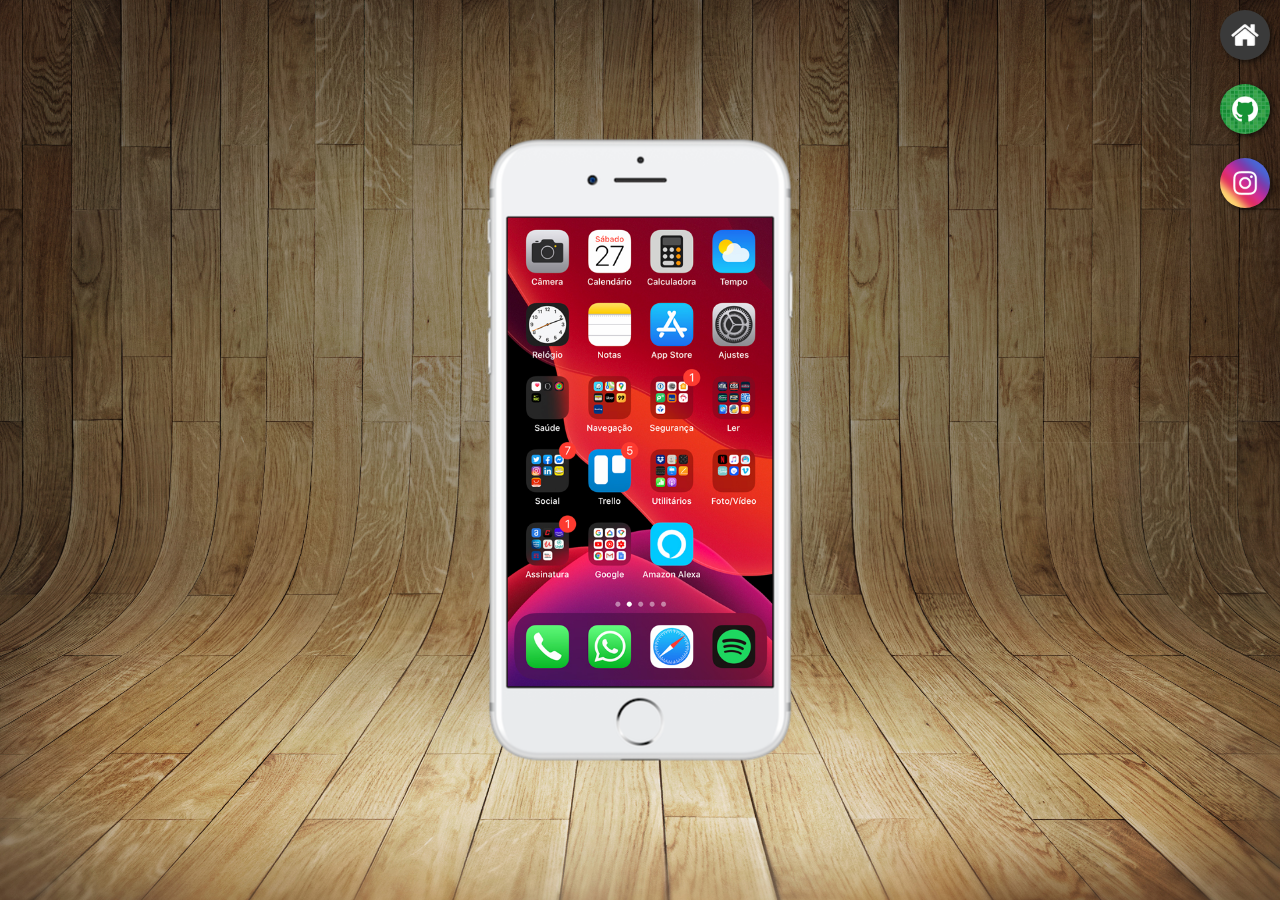
<file: index.html>
<!DOCTYPE html>
<html lang="pt-br">
<head>
    <meta charset="UTF-8">
    <meta name="viewport" content="width=device-width, initial-scale=1.0">
    <title>Projeto Redes Sociais</title>
    <link rel="shortcut icon" href="favicon.ico" type="image/x-icon">
    <link rel="stylesheet" href="estilos/style.css">
</head>
<body>
    <main>
        <section id="telefone">
            <iframe src="home.html" frameborder="0" name="tela" id="tela"></iframe>
        </section>
        <section id="redes-sociais">
            <a href="home.html" target="tela"><img src="imagens/logo-home.jpg" alt="Home"></a> <br>
            <a href="github.html" target="tela"><img src="imagens/logo-github.jpg" alt="GitHub"></a> <br>
            <a href="instagram.html" target="tela"><img src="imagens/logo-instagram.jpg" alt="Isntagram"></a> <br>
        </section>
    </main>
</body>
</html>
</file>
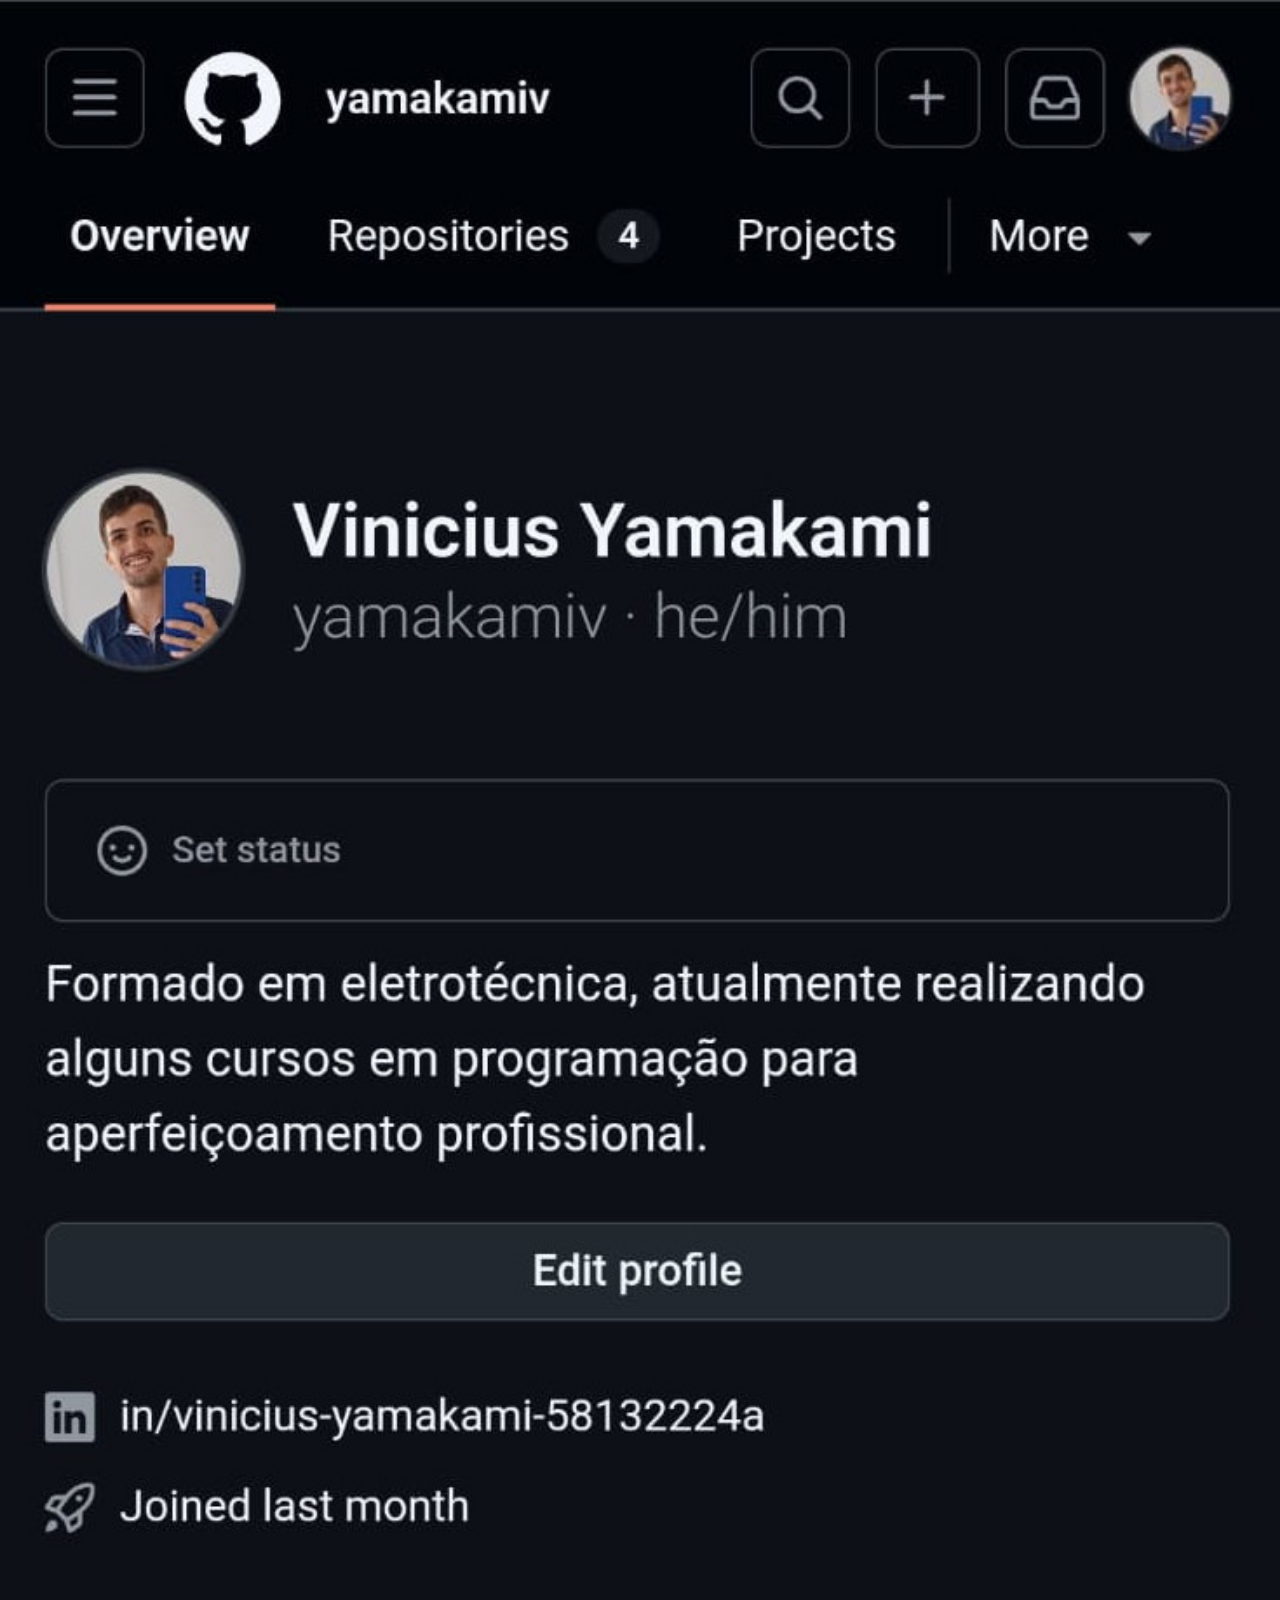
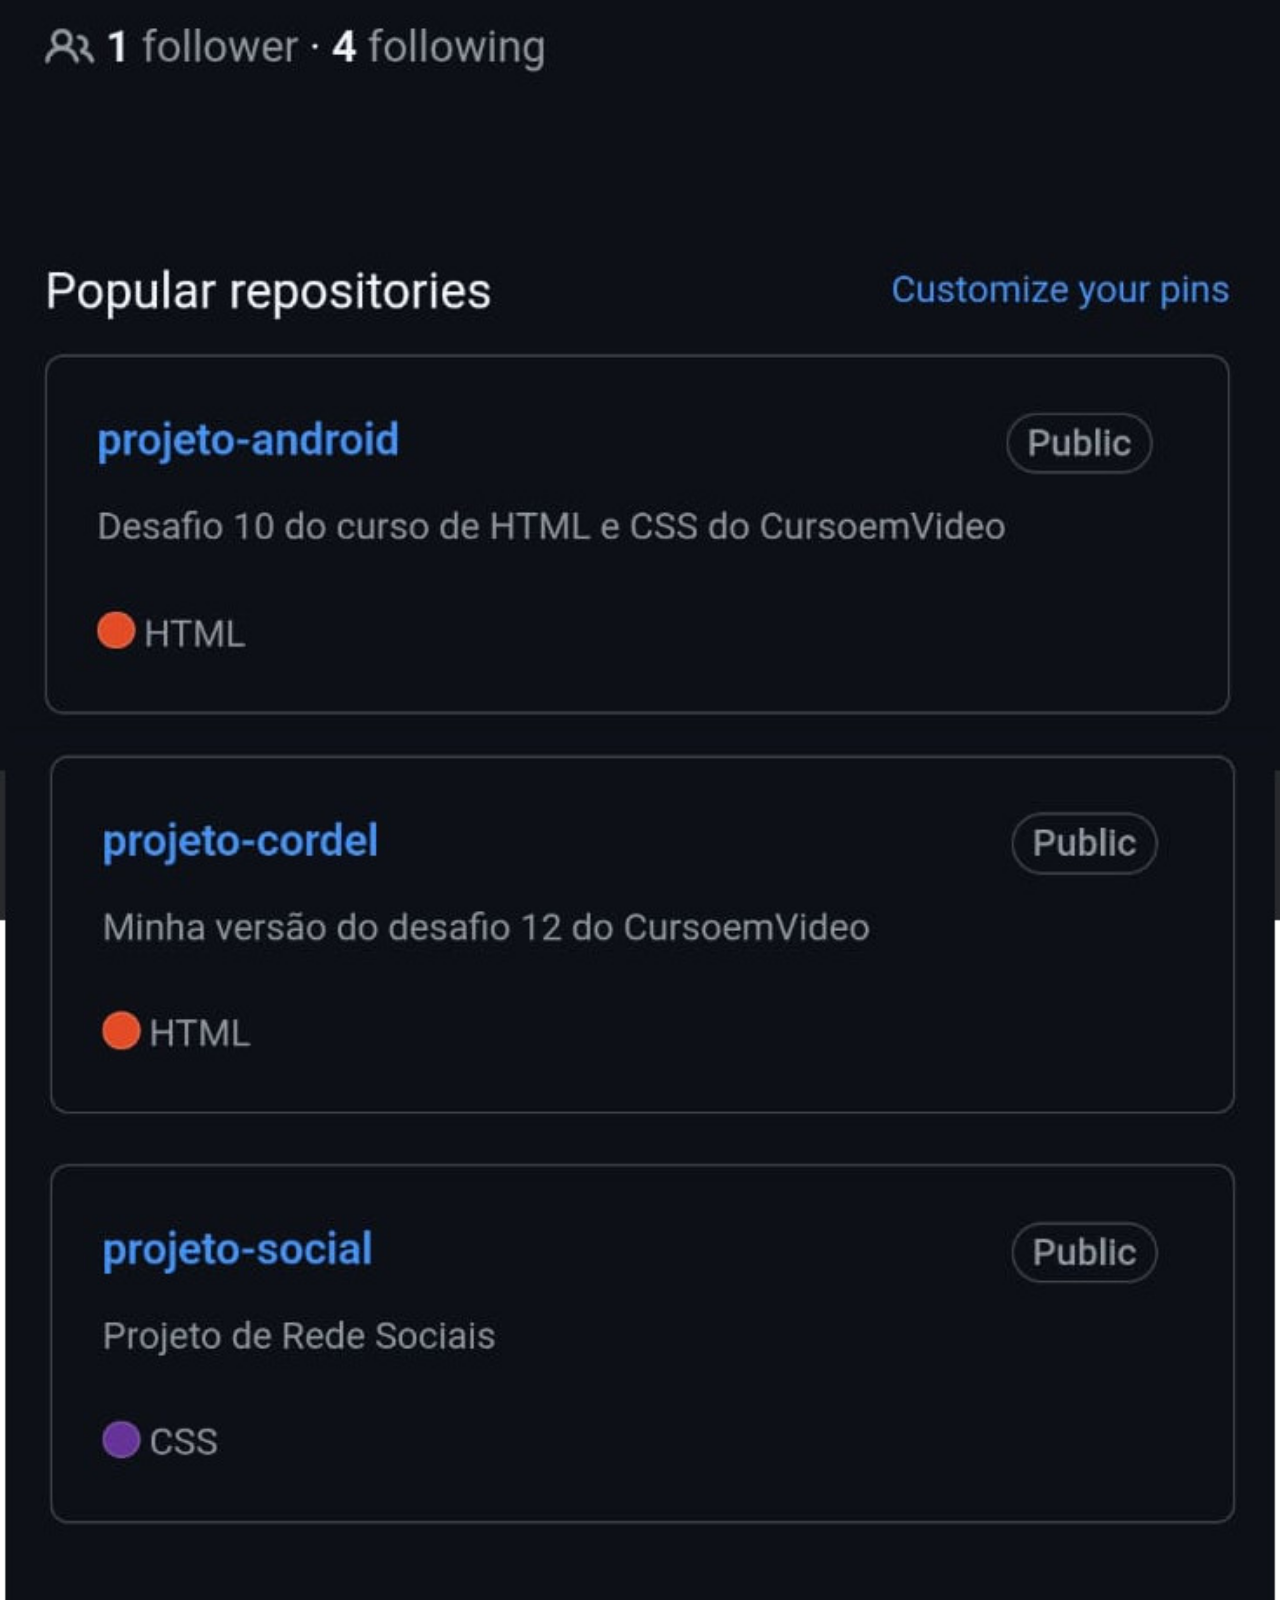
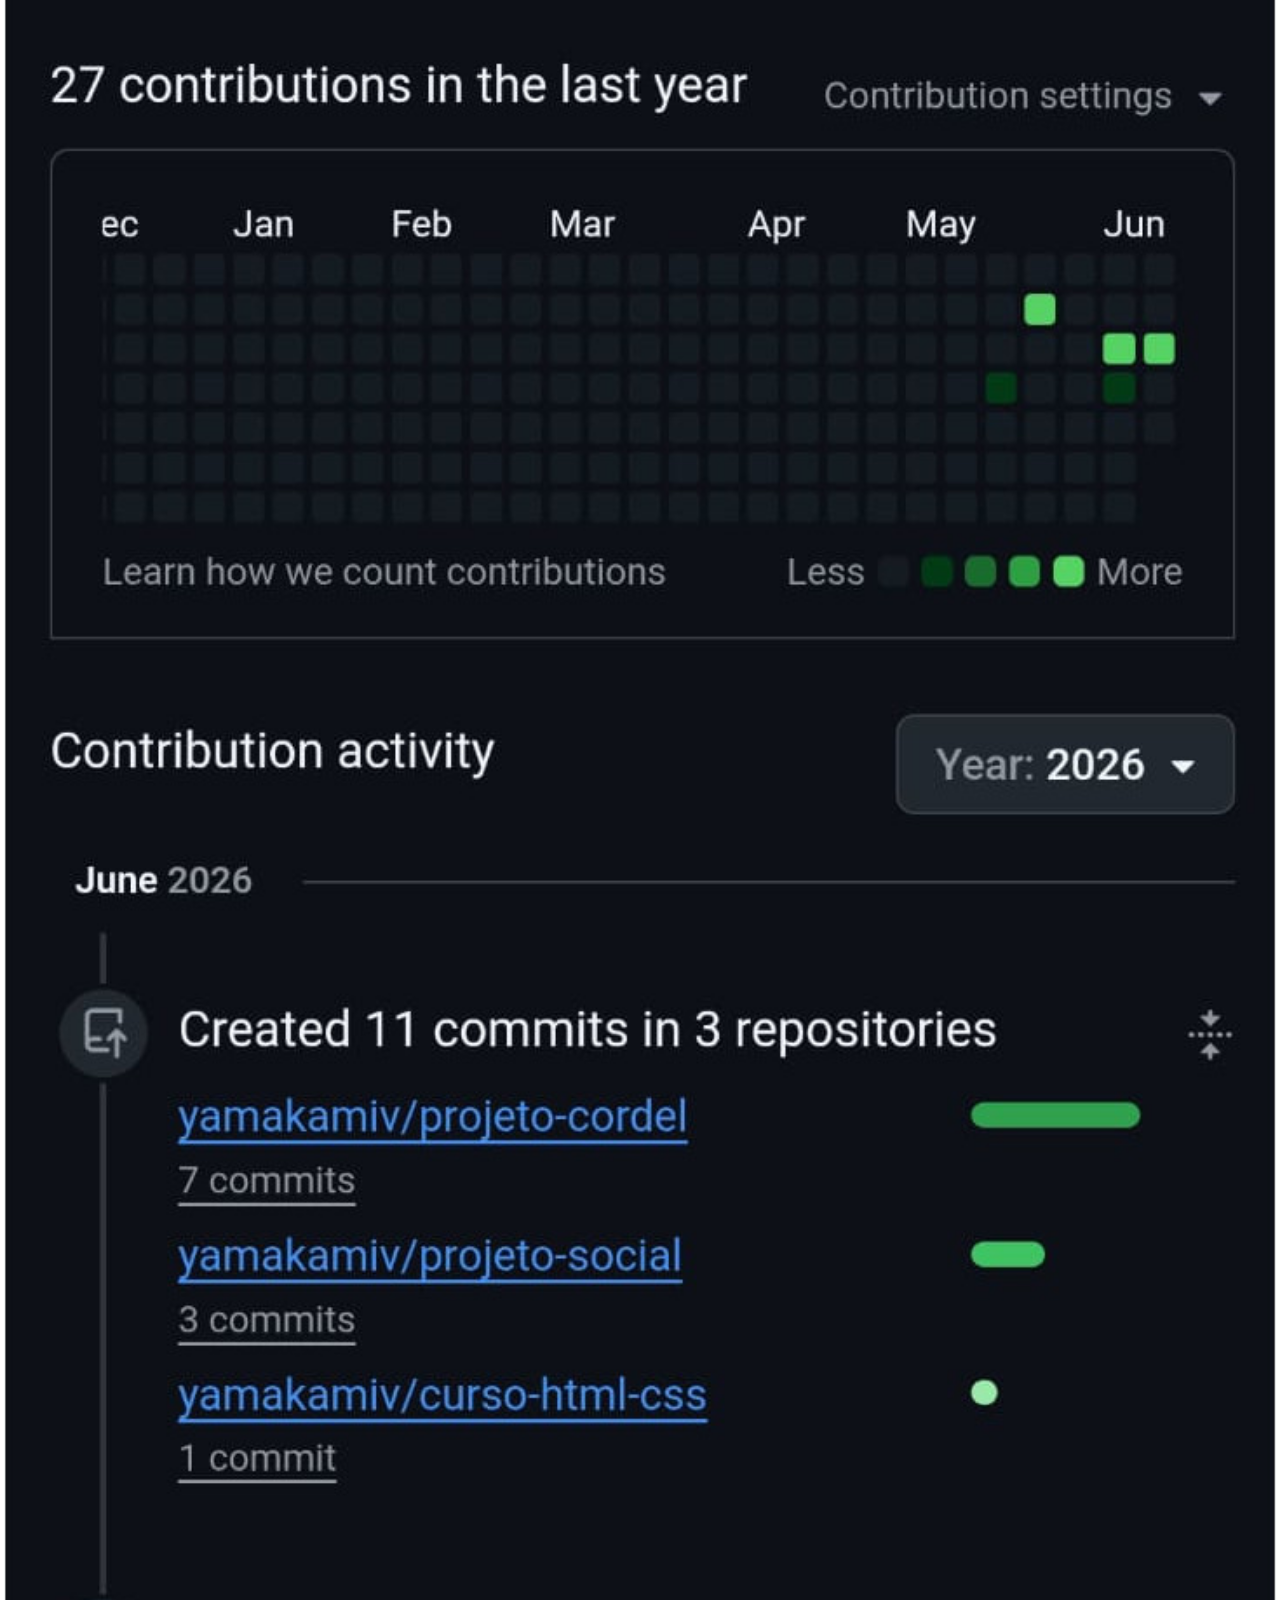
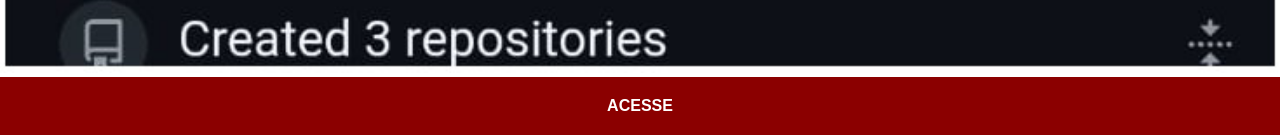
<file: github.html>
<!DOCTYPE html>
<html lang="pt-br">
<head>
    <meta charset="UTF-8">
    <meta name="viewport" content="width=device-width, initial-scale=1.0">
    <title>Github</title>
    <link rel="stylesheet" href="estilos/style-social.css">
</head>
<body>
    <img src="imagens/tela-github.jpg" alt="">
    <a href="https://github.com/yamakamiv" target="_blank">ACESSE</a>
</body>
</html>
</file>
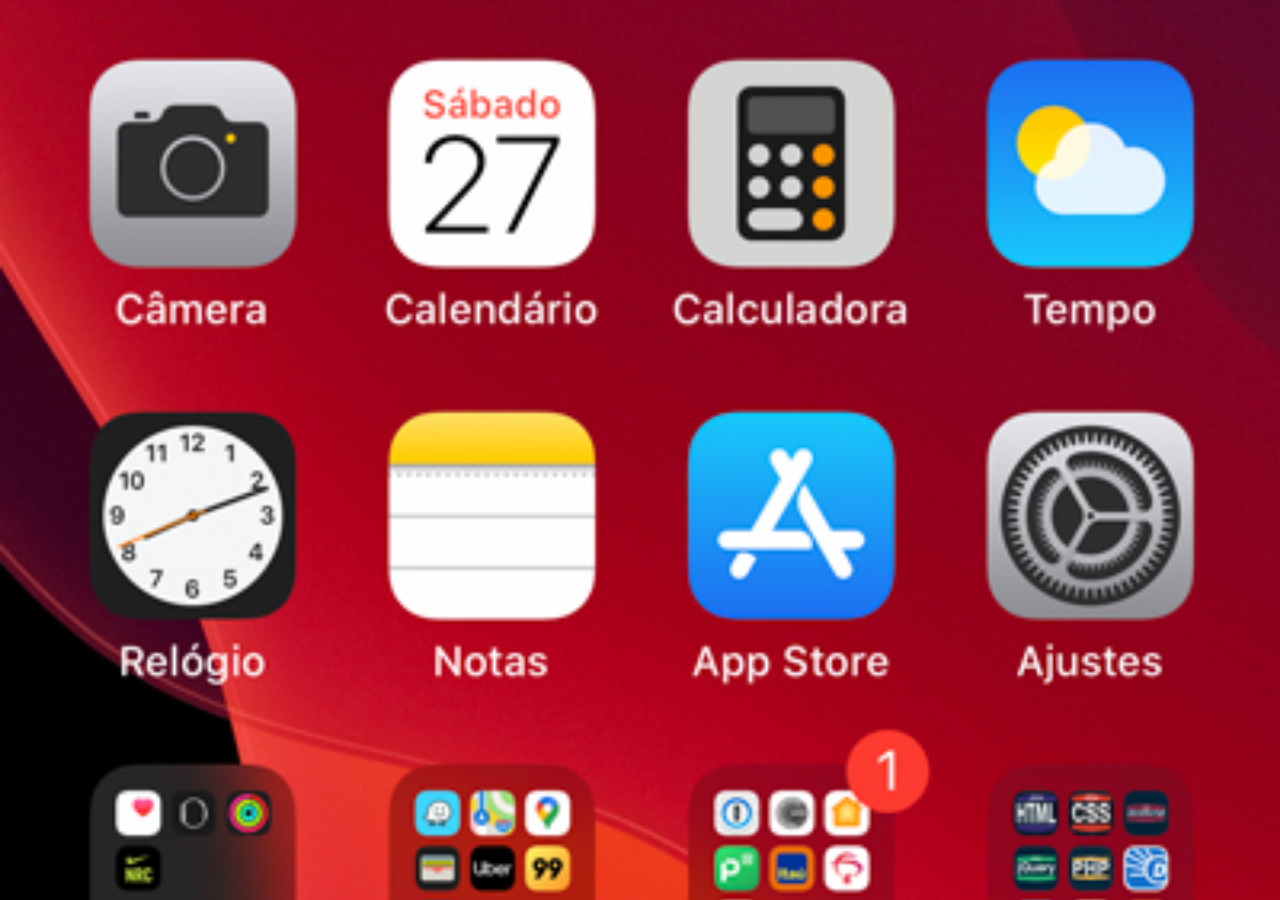
<file: home.html>
<!DOCTYPE html>
<html lang="pt-br">
<head>
    <meta charset="UTF-8">
    <meta name="viewport" content="width=device-width, initial-scale=1.0">
    <title>Home</title>
    <style>
        
        *{
            margin: 0;
            padding: 0;
        }
        body{
            width: 100vw;
            height: 100vh;

            background: black url(imagens/tela-home.jpg) no-repeat;
            background-size: cover;
            
        }
    </style>
</head>
<body>

</body>
</html>
</file>
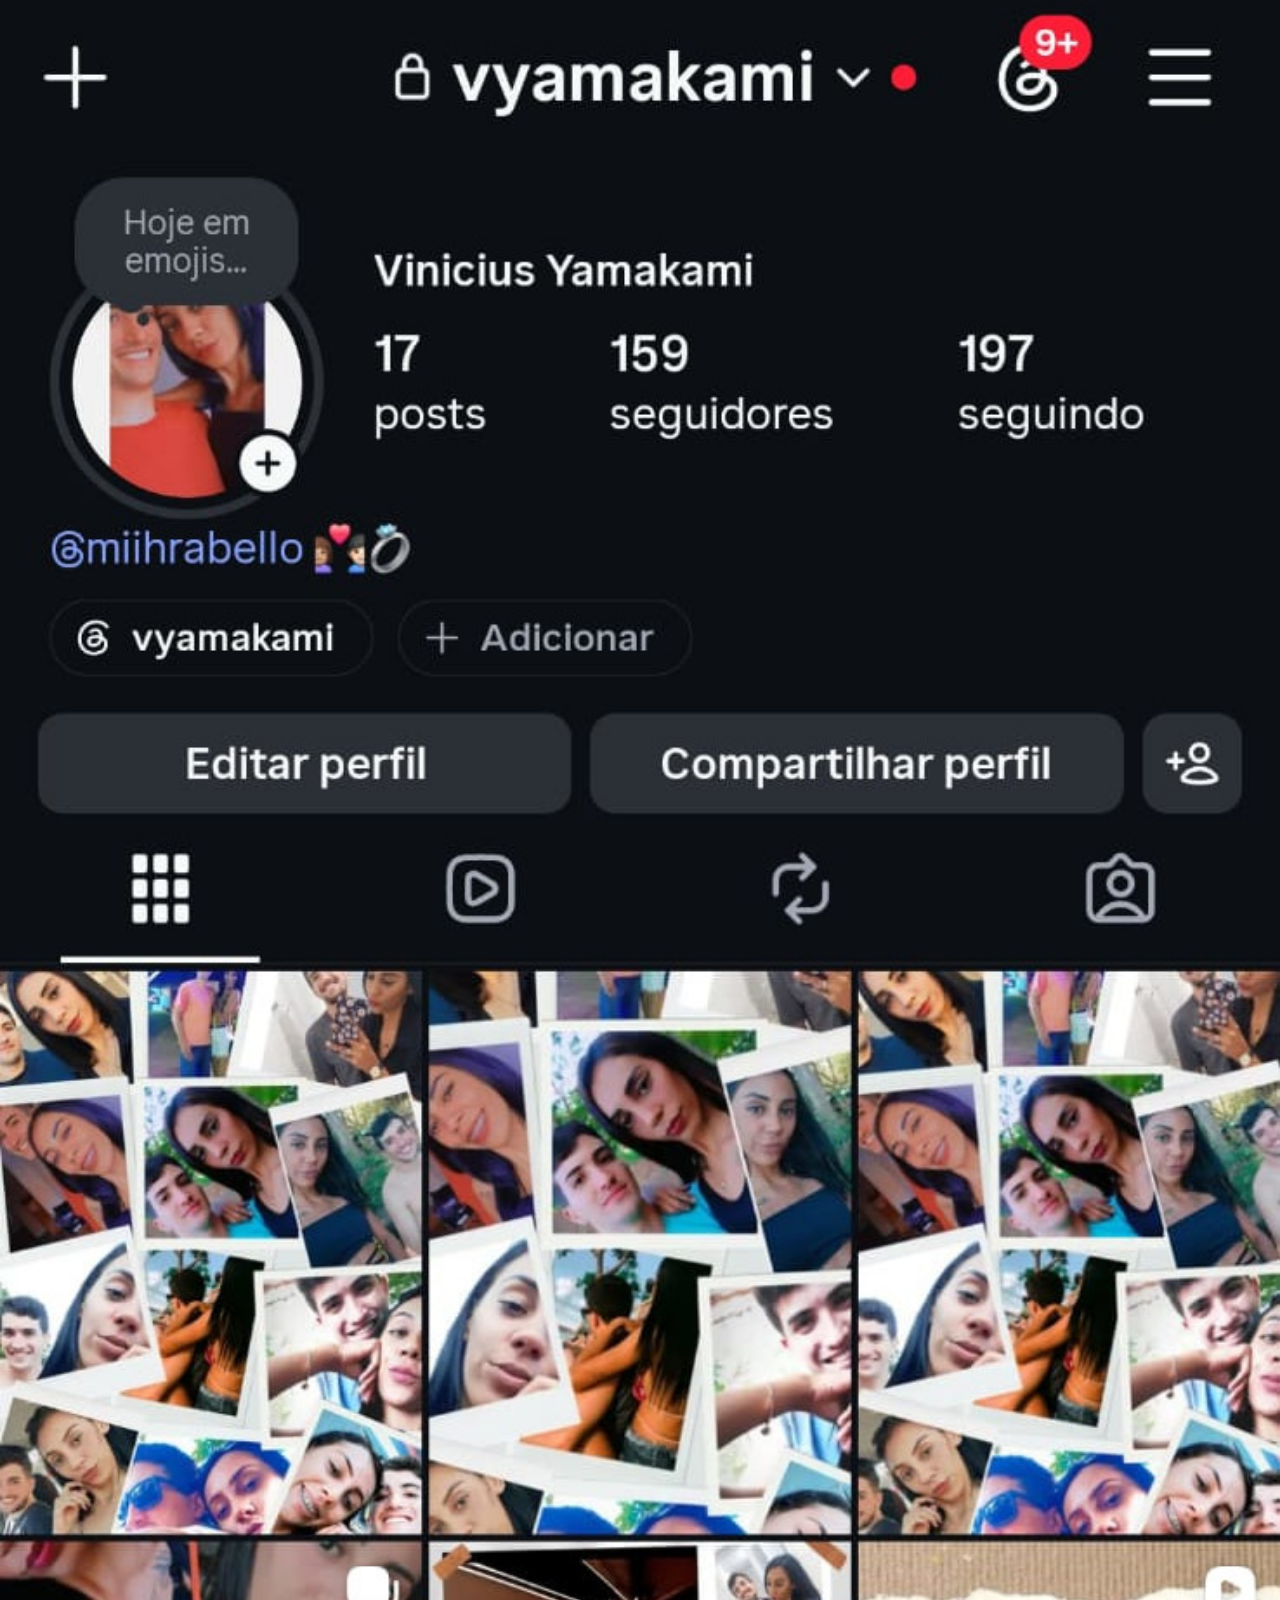
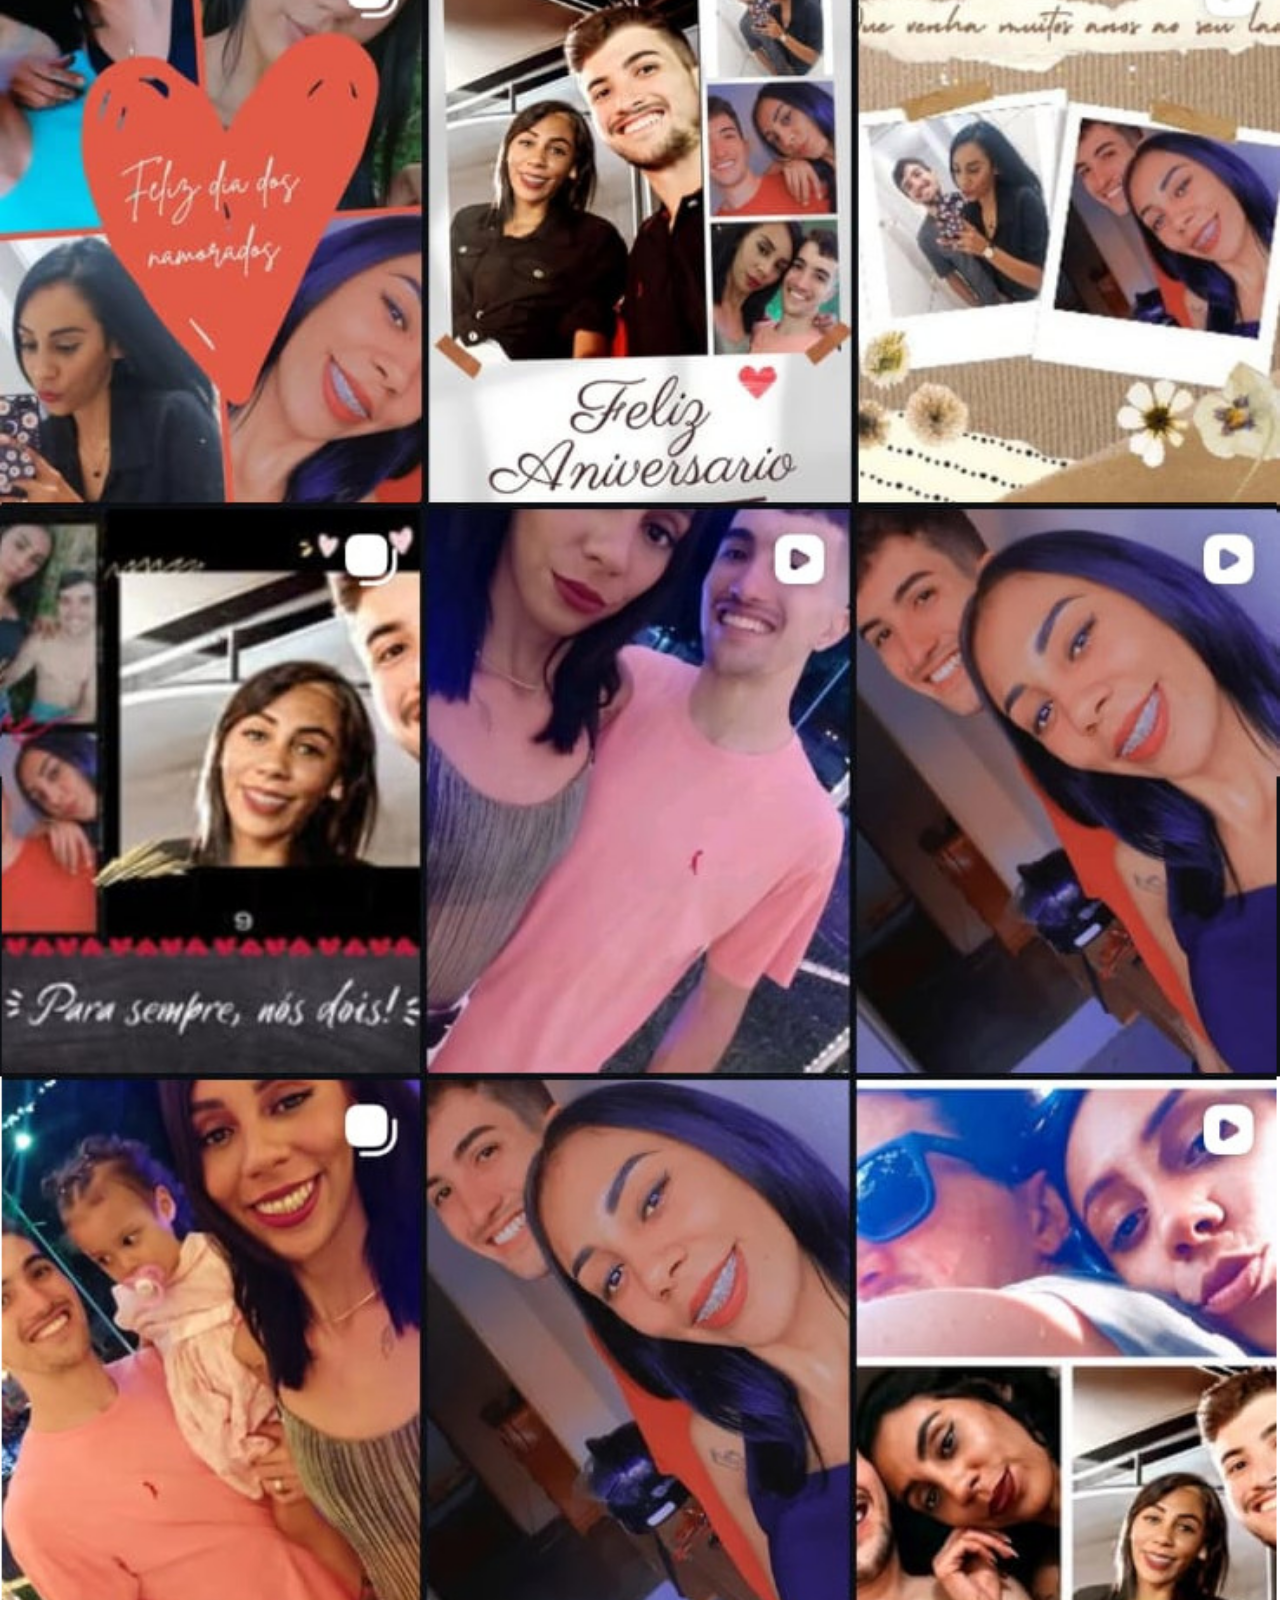
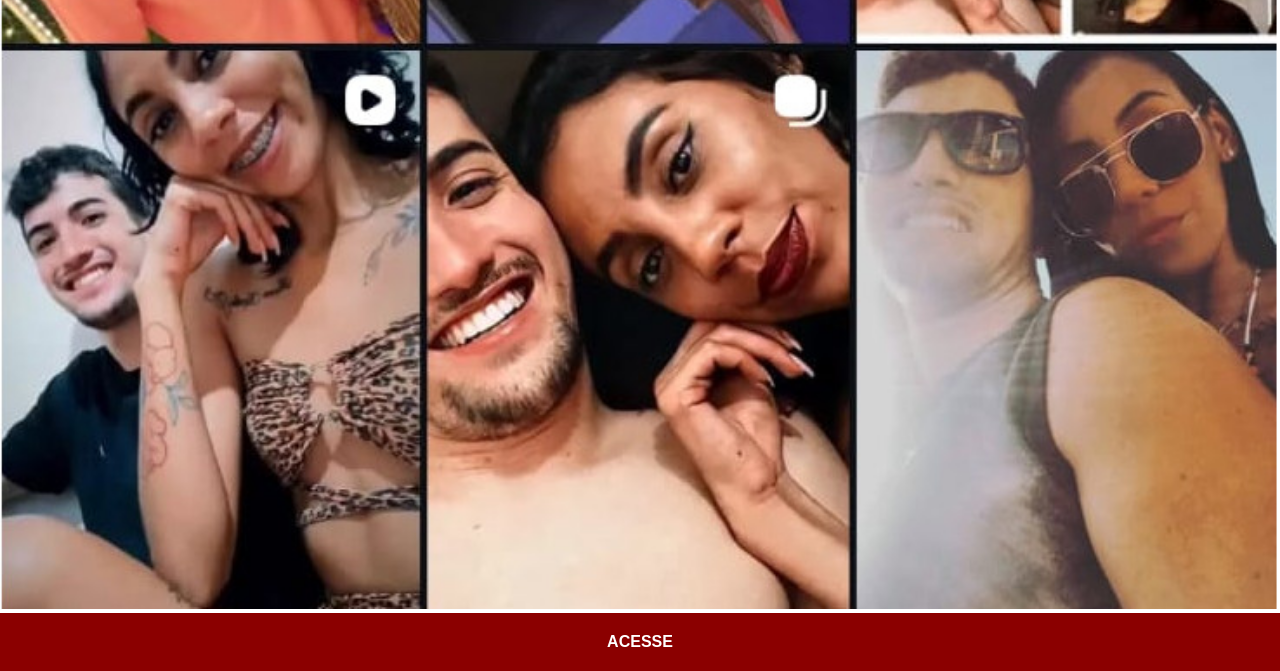
<file: instagram.html>
<!DOCTYPE html>
<html lang="pt-br">
<head>
    <meta charset="UTF-8">
    <meta name="viewport" content="width=device-width, initial-scale=1.0">
    <title>Instagram</title>
    <link rel="stylesheet" href="estilos/style-social.css">
</head>
<body>
    <img src="imagens/tela-instagram.jpg" alt="Instagram">
    <a href="https://www.instagram.com/vyamakami" target="_blank">ACESSE</a>
</body>
</html>
</file>
<file: estilos/style.css>
@charset "UTF-8";

*{
    margin: 0;
    padding: 0;
}

html, body{
    height: 100vh;
    width: 100vw;
    background-image: url(../imagens/fundo-madeira.jpg);
    background-position: top center;
    background-size: cover;
    background-repeat: no-repeat;
}
main{
    height: 100vh;
    position: relative;
    
}

section#telefone{
    position: absolute;
    top: 50%;
    left: 50%;
    transform: translate(-50%, -50%);

    height: 627px;
    width: 311px;
    background: url(../imagens/frame-iphone.png);
    background-repeat: no-repeat;
}

iframe#tela{
    width: 265px;
    height: 469px;

    position: relative;
    left: 23px;
    top: 81px;
}
section#redes-sociais{
    text-align: right;
}


section#redes-sociais img{
    width: 50px;
    margin: 10px;
    border-radius: 50%;
    box-shadow: 2px 2px 5px rgba(0, 0, 0, 0.61);
    box-sizing: border-box;
}

section#redes-sociais img:hover{
    transform: translate(-5px, -5px);
    box-shadow: 5px 5px 10px rgba(0, 0, 0, 0.74);
    border: 2px solid rgba(255, 255, 255, 0.705);
    transition: transform .5s, border 1s;
}
</file>
<file: estilos/style-social.css>
@charset "UTF-8";

*{
    margin: 0;
    padding: 0;
    font-family: Arial, Helvetica, sans-serif;
}

::-webkit-scrollbar {
    width: 0px;
    height: 0px;
}
a{
    display: block;
    padding: 20px;
    text-align: center;
    text-decoration: none;
    font-weight: bolder;
    color: white;
    background-color: darkred;
}

a:hover{
    background-color: red;
}

img{
  width: 100vw;
}
</file>
